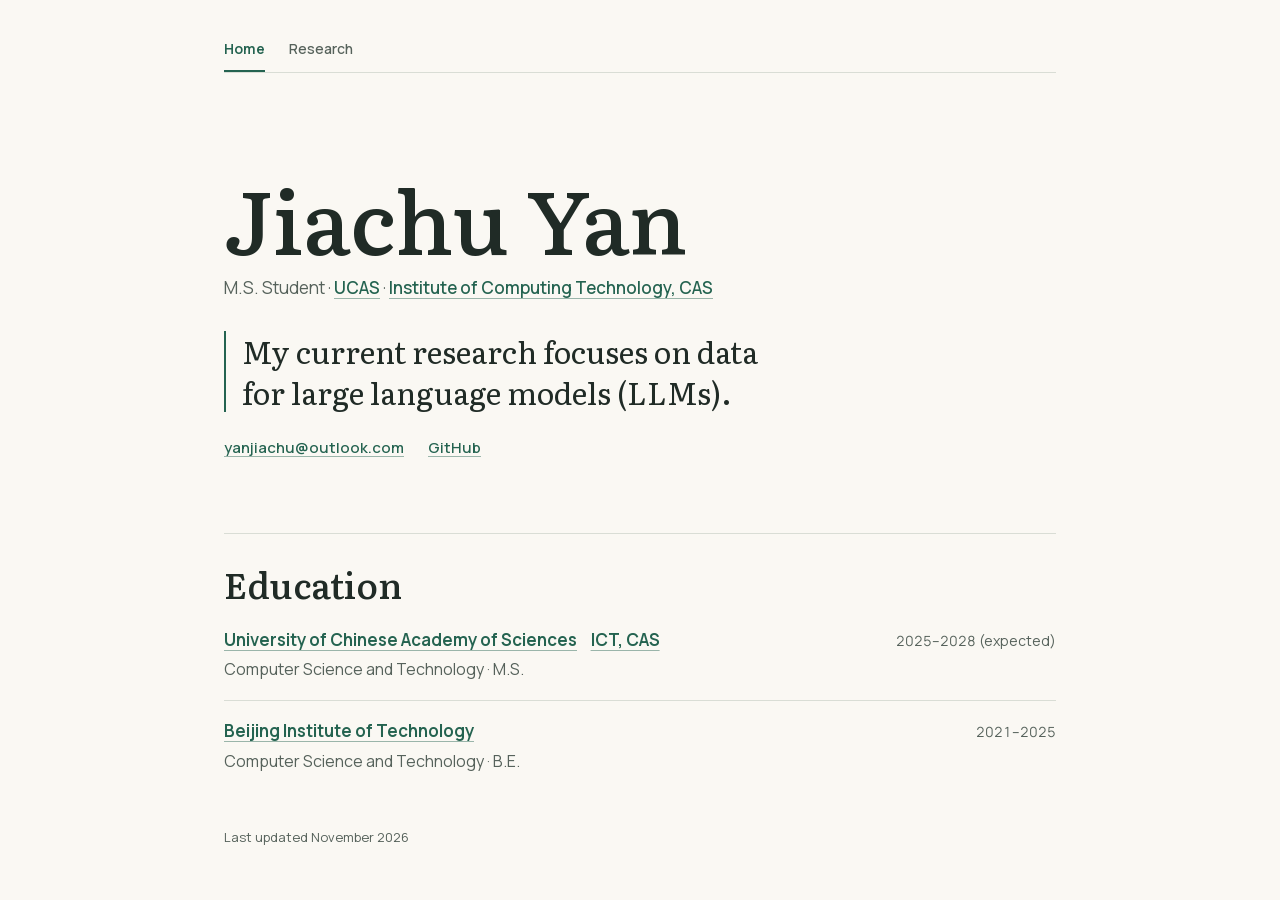
<file: index.html>
<!DOCTYPE html>
<html lang="en">
<head>
    <meta charset="UTF-8">
    <meta name="viewport" content="width=device-width, initial-scale=1.0">
    <meta name="description" content="Jiachu Yan, master's student at ICT, CAS, working on data for large language models.">
    <title>Jiachu Yan</title>
    <link rel="stylesheet" href="assets/site.css">
</head>
<body>
    <div class="page">
        <nav class="site-nav" aria-label="Main navigation">
            <a href="index.html" aria-current="page">Home</a>
            <a href="research.html">Research</a>
        </nav>

        <main>
            <header class="intro">
                <h1>Jiachu Yan</h1>
                <p class="affiliation">
                    M.S. Student · <a href="https://english.ucas.edu.cn/">UCAS</a> ·
                    <a href="https://www.ict.ac.cn/">Institute of Computing Technology, CAS</a>
                </p>
                <p class="research-summary">My current research focuses on data for large language models (LLMs).</p>
                <p class="contact">
                    <a href="mailto:yanjiachu@outlook.com">yanjiachu@outlook.com</a>
                    <a href="https://github.com/yanjiachu">GitHub</a>
                </p>
            </header>

            <section class="content-section" aria-labelledby="education-title">
                <h2 id="education-title">Education</h2>
                <ul class="education-list" role="list">
                    <li class="education-item">
                        <div>
                            <h3 class="institution-links">
                                <a href="https://english.ucas.edu.cn/">University of Chinese Academy of Sciences</a>
                                <a href="https://www.ict.ac.cn/">ICT, CAS</a>
                            </h3>
                            <p class="degree">Computer Science and Technology · M.S.</p>
                        </div>
                        <p class="period"><time datetime="2025">2025</time>–<time datetime="2028">2028</time> (expected)</p>
                    </li>
                    <li class="education-item">
                        <div>
                            <h3><a href="https://english.bit.edu.cn/">Beijing Institute of Technology</a></h3>
                            <p class="degree">Computer Science and Technology · B.E.</p>
                        </div>
                        <p class="period"><time datetime="2021">2021</time>–<time datetime="2025">2025</time></p>
                    </li>
                </ul>
            </section>
        </main>

        <footer>Last updated <time datetime="2026-11">November 2026</time></footer>
    </div>
</body>
</html>
</file>
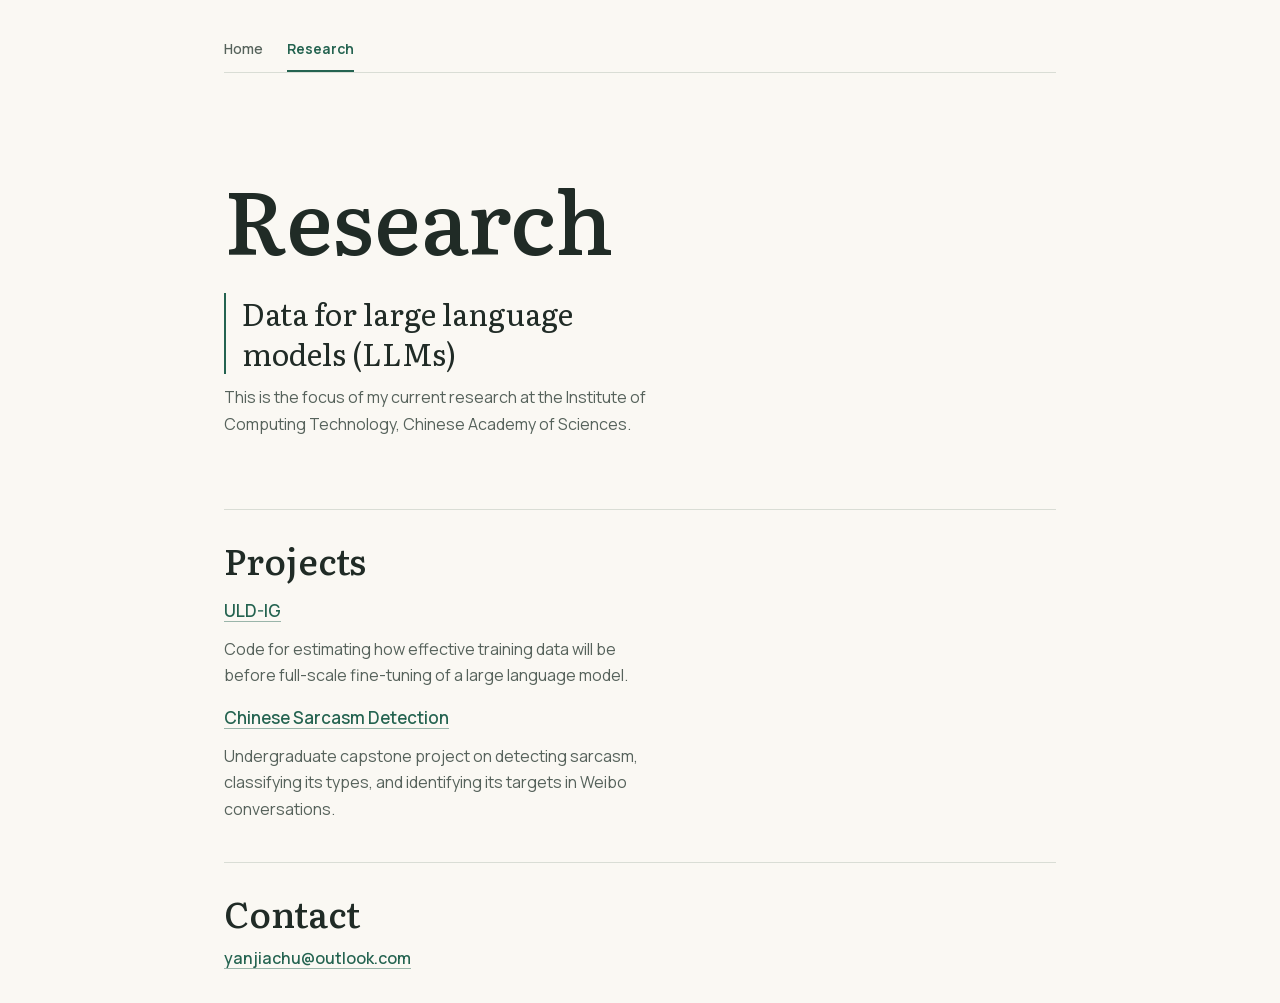
<file: research.html>
<!DOCTYPE html>
<html lang="en">
<head>
    <meta charset="UTF-8">
    <meta name="viewport" content="width=device-width, initial-scale=1.0">
    <meta name="description" content="Jiachu Yan's research on data for large language models.">
    <title>Research · Jiachu Yan</title>
    <link rel="stylesheet" href="assets/site.css">
</head>
<body>
    <div class="page">
        <nav class="site-nav" aria-label="Main navigation">
            <a href="index.html">Home</a>
            <a href="research.html" aria-current="page">Research</a>
        </nav>

        <main>
            <header class="intro">
                <h1>Research</h1>
                <p class="research-summary">Data for large language models (LLMs)</p>
                <p class="section-copy">This is the focus of my current research at the Institute of Computing Technology, Chinese Academy of Sciences.</p>
            </header>

            <section class="content-section" aria-labelledby="projects-title">
                <h2 id="projects-title">Projects</h2>
                <article class="project-entry">
                    <h3><a href="https://github.com/yanjiachu/ULD-IG">ULD-IG</a></h3>
                    <p class="section-copy">Code for estimating how effective training data will be before full-scale fine-tuning of a large language model.</p>
                </article>
                <article class="project-entry">
                    <h3><a href="https://github.com/yanjiachu/SarcasmDetection">Chinese Sarcasm Detection</a></h3>
                    <p class="section-copy">Undergraduate capstone project on detecting sarcasm, classifying its types, and identifying its targets in Weibo conversations.</p>
                </article>
            </section>

            <section class="content-section" aria-labelledby="contact-title">
                <h2 id="contact-title">Contact</h2>
                <p class="section-copy"><a href="mailto:yanjiachu@outlook.com">yanjiachu@outlook.com</a></p>
            </section>
        </main>
    </div>
</body>
</html>
</file>
<file: assets/site.css>
@font-face {
    font-family: Manrope;
    src: url("fonts/manrope.woff2") format("woff2");
    font-style: normal;
    font-weight: 400 700;
    font-display: swap;
}

@font-face {
    font-family: Literata;
    src: url("fonts/literata.woff2") format("woff2");
    font-style: normal;
    font-weight: 400 600;
    font-display: swap;
}

:root {
    color-scheme: light;
    --paper: #faf8f3;
    --ink: #202b26;
    --muted: #56625b;
    --accent: #246350;
    --rule: #d9ddd5;
    --serif: Literata, Georgia, serif;
    --sans: Manrope, -apple-system, BlinkMacSystemFont, "Segoe UI", sans-serif;
}

* {
    box-sizing: border-box;
}

body {
    margin: 0;
    background: var(--paper);
    color: var(--ink);
    font: 1rem/1.65 var(--sans);
}

.page {
    width: min(100% - 3rem, 52rem);
    margin-inline: auto;
    padding-block: 1.75rem 2rem;
}

h1, h2, h3, p {
    margin: 0;
}

a {
    color: var(--accent);
    font-weight: 550;
    text-decoration-color: rgb(36 99 80 / 45%);
    text-underline-offset: 0.23em;
}

a:hover {
    text-decoration-color: currentColor;
}

a:focus-visible {
    outline: 2px solid var(--accent);
    outline-offset: 4px;
}

.site-nav {
    display: flex;
    gap: 1.5rem;
    border-bottom: 1px solid var(--rule);
}

.site-nav a {
    display: inline-flex;
    align-items: center;
    min-height: 2.75rem;
    border-bottom: 2px solid transparent;
    color: var(--muted);
    font-size: 0.875rem;
    text-decoration: none;
}

.site-nav a:hover,
.site-nav [aria-current="page"] {
    color: var(--accent);
}

.site-nav [aria-current="page"] {
    border-bottom-color: currentColor;
    font-weight: 650;
}

.intro {
    margin-block: clamp(3rem, 9vw, 6rem) clamp(2.75rem, 7vw, 4.5rem);
}

h1, h2 {
    font-family: var(--serif);
    font-weight: 500;
}

h1 {
    font-size: clamp(3.125rem, 8.2vw, 5.5rem);
    line-height: 1.08;
}

.affiliation {
    margin-top: 0.65rem;
    color: var(--muted);
    font-size: 1.0625rem;
}

.research-summary {
    max-width: 34rem;
    margin-top: 1.8rem;
    padding-left: 1rem;
    border-left: 2px solid var(--accent);
    font: 400 clamp(1.375rem, 3.1vw, 1.875rem)/1.35 var(--serif);
    text-wrap: balance;
}

.contact {
    display: flex;
    flex-wrap: wrap;
    gap: 0.5rem 1.5rem;
    margin-top: 1.5rem;
    font-size: 0.9375rem;
}

.content-section {
    padding-top: 1.75rem;
    border-top: 1px solid var(--rule);
}

.content-section + .content-section {
    margin-top: 2.5rem;
}

h2 {
    font-size: clamp(1.75rem, 4vw, 2.25rem);
    line-height: 1.2;
}

.education-list {
    margin: 0.25rem 0 0;
    padding: 0;
    list-style: none;
}

.education-item {
    display: grid;
    grid-template-columns: minmax(0, 1fr) auto;
    align-items: baseline;
    gap: 0.35rem 1.5rem;
    padding-block: 1.05rem;
}

.education-item + .education-item {
    border-top: 1px solid var(--rule);
}

.education-item h3,
.project-entry h3 {
    font-size: 1.0625rem;
    font-weight: 650;
}

.institution-links {
    display: flex;
    flex-wrap: wrap;
    gap: 0.25rem 0.85rem;
}

.education-item h3 a {
    font-weight: inherit;
}

.degree {
    margin-top: 0.15rem;
    color: var(--muted);
}

.period {
    color: var(--muted);
    font-size: 0.875rem;
    font-variant-numeric: tabular-nums;
}

.project-entry {
    margin-top: 1rem;
}

.section-copy {
    max-width: 48ch;
    margin-top: 0.65rem;
    color: var(--muted);
}

footer {
    margin-top: 2.25rem;
    color: var(--muted);
    font-size: 0.8125rem;
}

@media (max-width: 40rem) {
    .education-item {
        grid-template-columns: 1fr;
    }
}
</file>
